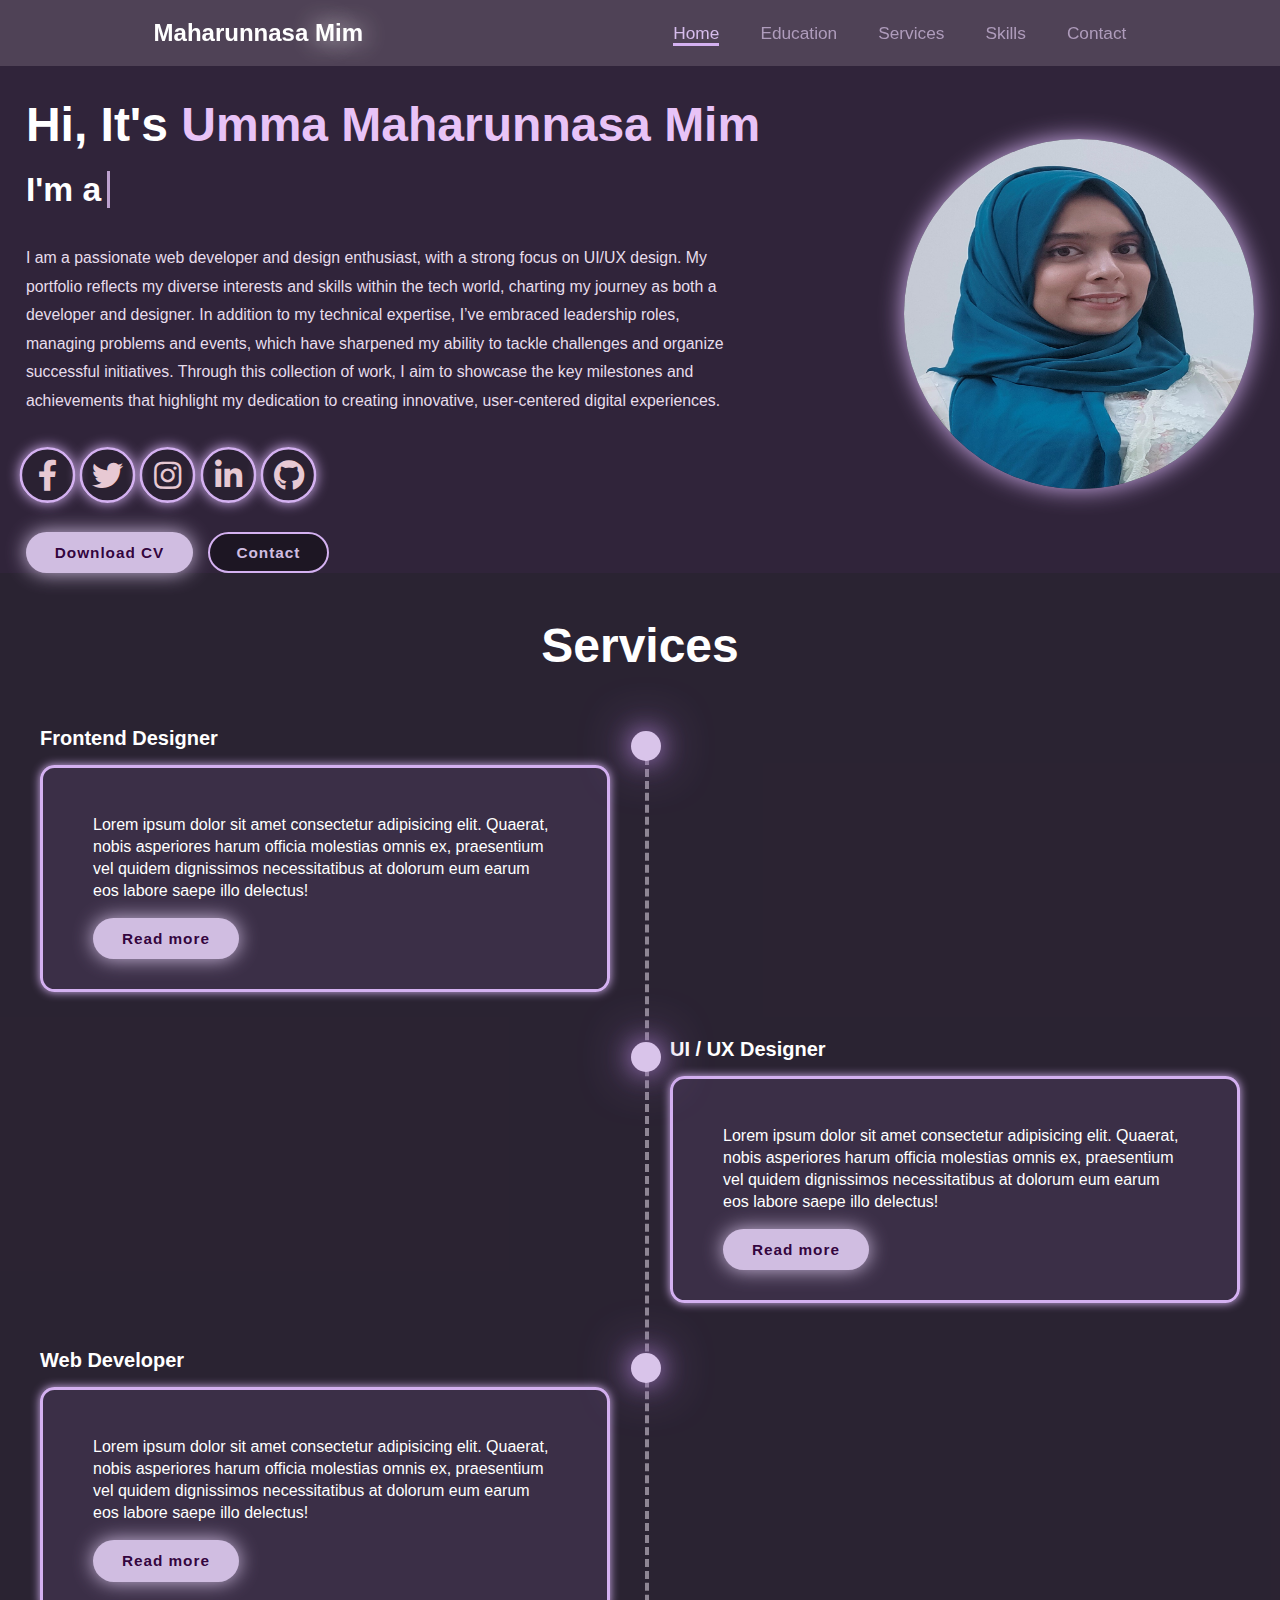
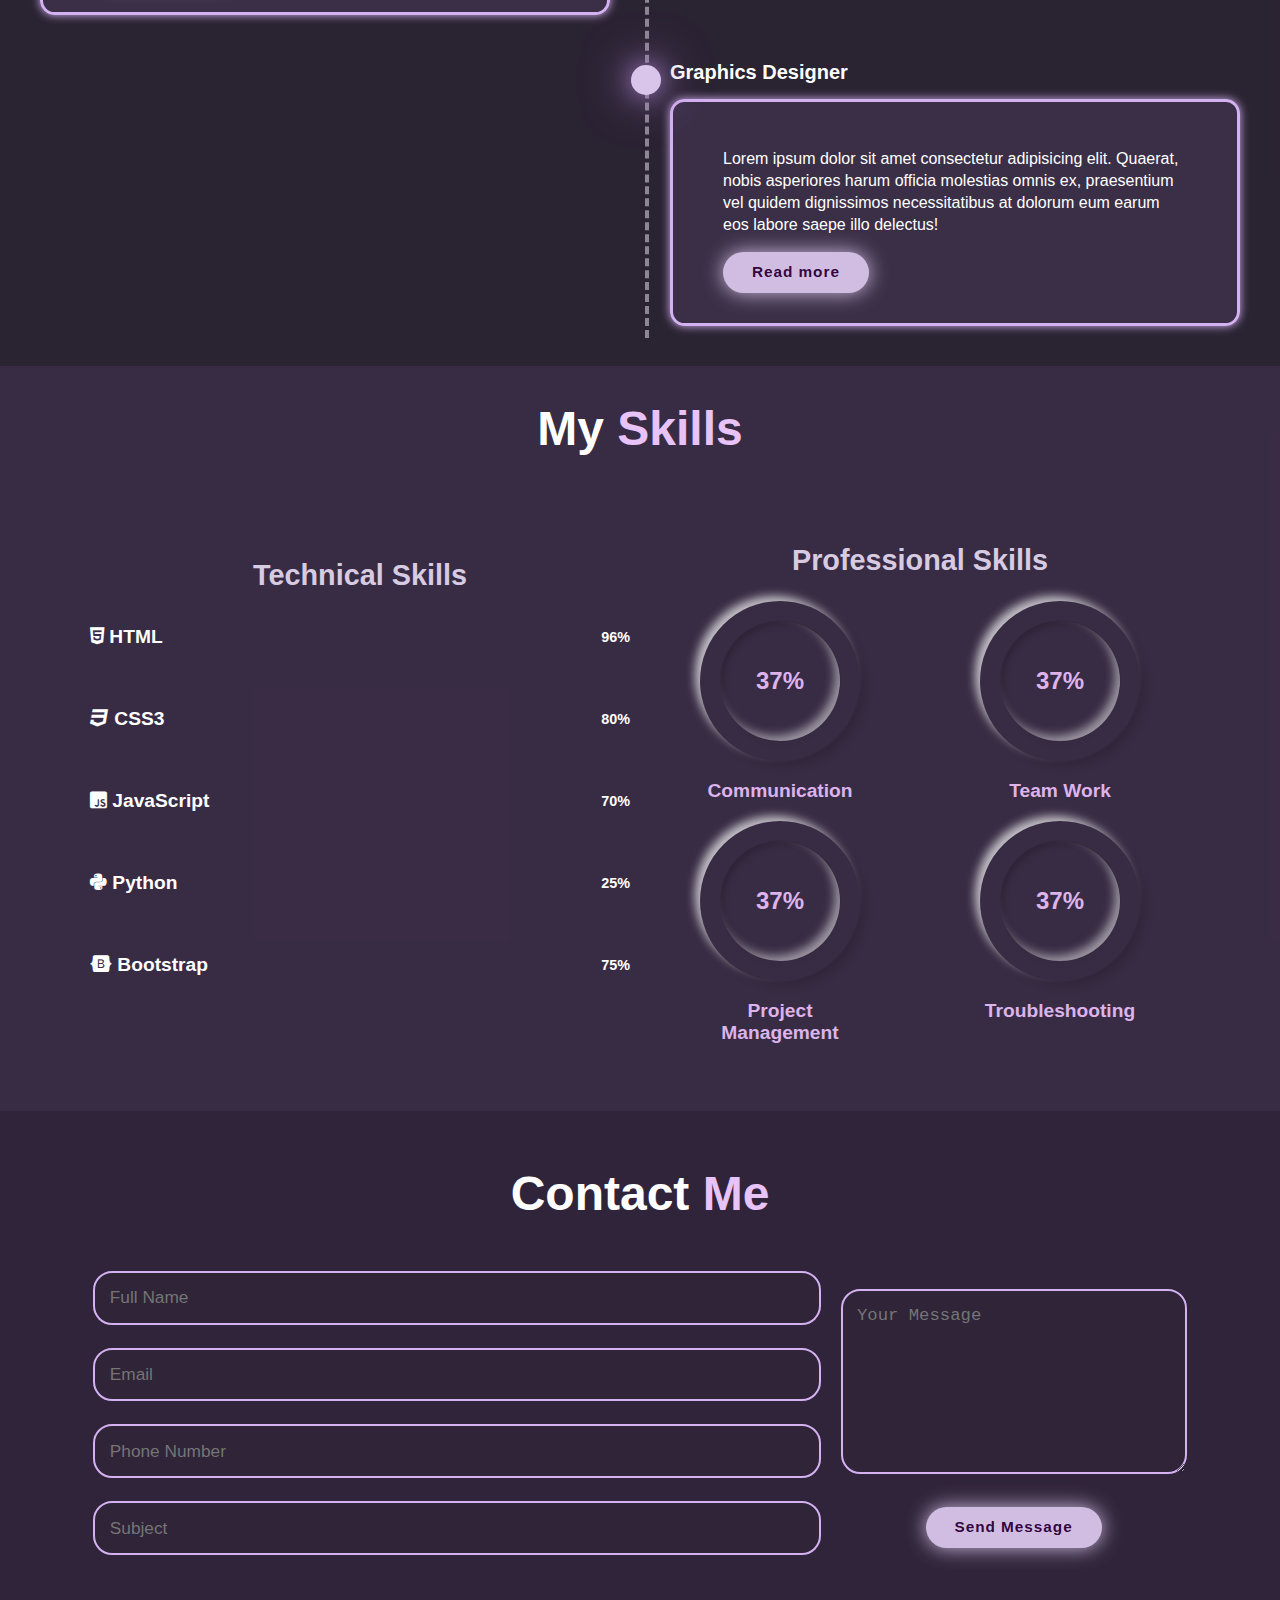
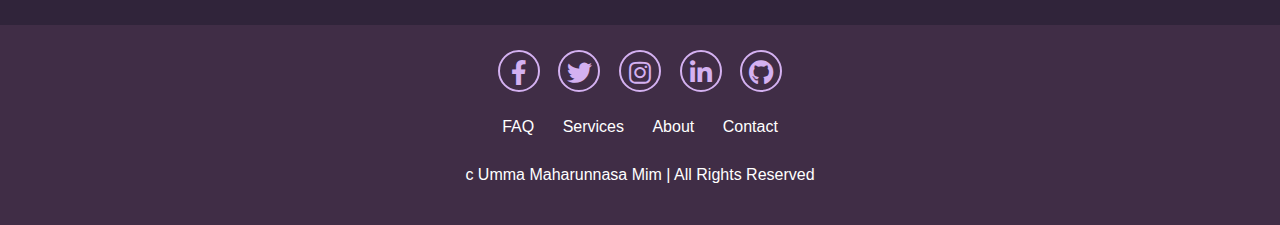
<file: index.html>
<!DOCTYPE html>
<html lang="en">

<head>
    <meta charset="UTF-8">
    <meta name="viewport" content="width=device-width, initial-scale=1.0">
    <title>Protfolio</title>
    <link rel="stylesheet" href="style.css">
    <link href="https://cdnjs.cloudflare.com/ajax/libs/font-awesome/5.15.3/css/all.min.css" rel="stylesheet">
</head>

<body>
    
    <!-- header part -->
    <header class="header">
        <a href="#home" class="logo"> Maharunnasa <span>Mim</span></a>
        <i id="menu-icon" class="fas fa-bars"></i>
        <nav class="navbar">
            <a href="#home" class="active">Home</a>
            <a href="#education">Education</a>
            <a href="#services">Services</a>
            <a href="#skills">Skills</a>
            <a href="#contact">Contact</a>
        </nav>
    </header>

    <!-- Home -->
    <section class="home" id="home">
        <div class="home-content">
            <h1>Hi, It's <span>Umma Maharunnasa Mim</span></h1>
            <h3 class="text-animation">I'm a <span></span></h3>
            <p>I am a passionate web developer and design enthusiast, with a strong focus on UI/UX design. My portfolio
                reflects my diverse interests and skills within the tech world, charting my journey as both a developer and designer. In addition to my technical expertise, I’ve embraced leadership roles, managing problems and events, which have
                sharpened my ability to tackle challenges and organize successful initiatives. Through this collection of
                work, I
                aim to showcase the key milestones and achievements that highlight my dedication to creating innovative,
                user-centered digital experiences.</p>
            <div class="social-icons">
                <a href="https://www.facebook.com" target="_blank">
                    <i class="fab fa-facebook-f"></i>
                </a>
                <a href="https://www.twitter.com" target="_blank">
                    <i class="fab fa-twitter"></i>
                </a>
                <a href="https://www.instagram.com" target="_blank">
                    <i class="fab fa-instagram"></i>
                </a>
                <a href="https://www.linkedin.com" target="_blank">
                    <i class="fab fa-linkedin-in"></i>
                </a>
                <a href="https://www.github.com" target="_blank">
                    <i class="fab fa-github"></i>
                </a>
            </div>
    
            <div class="btn-group">
                <a href="cv/Mim pro-cv.pdf" class="btn" download="cv">Download CV</a>
                <a href="#contact" class="btn">Contact</a>
            </div>
        </div>
        <div class="home-img">
            <img src="pic/Umme Maharunnasa Mim_Dpt(CSE).jpg" alt="">
        </div>
    </section>

    <!-- Services -->
    <section class="services" id="services">
        <h2 class="heading">Services</h2>
        <div class="timeline-items">
            <div class="center-line"></div>
            <div class="timeline-item">
                <div class="timeline-dot"> </div>
                <div class="timeline-heading">Frontend Designer</div>
                <div class="timeline-content">
                    <p>Lorem ipsum dolor sit amet consectetur adipisicing elit. Quaerat, nobis asperiores harum officia
                        molestias omnis
                        ex, praesentium vel quidem dignissimos necessitatibus at dolorum eum earum eos labore saepe illo
                        delectus!</p>
                    <div class="btn">
                        <a href="Frontend_Designer.html">Read more</a>
                    </div>
                </div>
            </div>

            <div class="timeline-item">
                <div class="timeline-dot"> </div>
                <div class="timeline-heading">UI / UX Designer</div>
                <div class="timeline-content">
                    <p>Lorem ipsum dolor sit amet consectetur adipisicing elit. Quaerat, nobis asperiores harum officia
                        molestias omnis
                        ex, praesentium vel quidem dignissimos necessitatibus at dolorum eum earum eos labore saepe illo
                        delectus!</p>
                    <div class="btn">
                        <a href="ui_ux.html">Read more</a>
                    </div>
                </div>
            </div>


            <div class="timeline-item">
                <div class="timeline-dot"><i class='bx bx-star'></i></div>
                <div class="timeline-heading">Web Developer</div>
                <div class="timeline-content">
                    <p>Lorem ipsum dolor sit amet consectetur adipisicing elit. Quaerat, nobis asperiores harum officia
                        molestias omnis
                        ex, praesentium vel quidem dignissimos necessitatibus at dolorum eum earum eos labore saepe illo
                        delectus!</p>
                    <div class="btn">
                        <a href="web_dev.html">Read more</a>
                    </div>
                </div>
            </div>

            <div class="timeline-item">
                <div class="timeline-dot"></div>
                <div class="timeline-heading">Graphics Designer</div>
                <div class="timeline-content">
                    <p>Lorem ipsum dolor sit amet consectetur adipisicing elit. Quaerat, nobis asperiores harum officia
                        molestias omnis
                        ex, praesentium vel quidem dignissimos necessitatibus at dolorum eum earum eos labore saepe illo
                        delectus!</p>
                    <div class="btn">
                        <a href="graphice.html">Read more</a>
                    </div>
                </div>
            </div>
        </div>
    </section>

    <!-- Skill -->
    <section class="skill" id="skills">
        <h2 class="heading">My <span>Skills</span></h2>
        <div class="container">
            <!-- Technical Skills Section -->
            <div class="skills-section">
                <h2>Technical Skills</h2>
                <div class="skill-bar">
                    <div class="skills-bar">
                        <span class="left"><i class="fab fa-html5"></i> HTML</span>
                        <span class="right">96%</span>
                    </div>
                    <div class="bar">
                        <div style="width: 96%;"></div>
                    </div>
                </div>
                <div class="skill-bar">
                    <div class="skills-bar">
                        <span class="left"><i class="fab fa-css3"></i> CSS3</span>
                        <span class="right">80%</span>
                    </div>
                    <div class="bar">
                        <div style="width: 80%;"></div>
                    </div>
                </div>
                <div class="skill-bar">
                    <div class="skills-bar">
                        <span class="left"> <i class="fab fa-js-square"></i> JavaScript</span>
                        <span class="right">70%</span>
                    </div>
                    <div class="bar">
                        <div style="width: 70%;"></div>
                    </div>
                </div>
                <div class="skill-bar">
                    <div class="skills-bar">
                        <span class="left"> <i class="fab fa-python"></i> Python</span>
                        <span class="right">25%</span>
                    </div>
                    <div class="bar">
                        <div style="width: 25%;"></div>
                    </div>
                </div>
                <div class="skill-bar">
                    <div class="skills-bar">
                        <span class="left"> <i class="fab fa-bootstrap"></i> Bootstrap</span>
                        <span class="right">75%</span>
                    </div>
                    <div class="bar">
                        <div style="width: 75%;"></div>
                    </div>
                </div>
            </div>
            <!-- Professional Skills Section -->
            <div class="skills-section">
                <h2>Professional Skills</h2>
                <div class="circle-container">
                    <div class="circle-skill">
                        <div class="outer">
                            <div class="inner">
                                <div id="num">90%</div>
                            </div>
                        </div>
                        <div class="skill-title">Communication</div>
                        <svg xmlns="http://www.w3.org/2000/svg" version="1.1" width="160px" height="160px">
                            <defs>
                                <linearGradient id="GradientColor">
                                    <stop offset="0%" stop-color="#e91e63" />
                                    <stop offset="100%" stop-color="#673ab7" />
                                </linearGradient>
                            </defs>
                            <circle class="cle0" cx="80" cy="80" r="70" stroke-linecap="round" />
                        </svg>
                    </div>
                    <div class="circle-skill">
                        <div class="outer">
                            <div class="inner">
                                <div id="num1">75%</div>
                            </div>
                        </div>
                        <div class="skill-title">Team Work</div>
                        <svg xmlns="http://www.w3.org/2000/svg" version="1.1" width="160px" height="160px">
                            <defs>
                                <linearGradient id="GradientColor">
                                    <stop offset="0%" stop-color="#e91e63" />
                                    <stop offset="100%" stop-color="#673ab7" />
                                </linearGradient>
                            </defs>
                            <circle class="cle1" cx="80" cy="80" r="70" stroke-linecap="round" />
                        </svg>
                    </div>
                </div>

                <div class="circle-container">
                    <div class="circle-skill">
                        <div class="outer">
                            <div class="inner">
                                <div id="num2">80%</div>
                            </div>
                        </div>
                        <div class="skill-title">Project Management</div>
                        <svg xmlns="http://www.w3.org/2000/svg" version="1.1" width="160px" height="160px">
                            <defs>
                                <linearGradient id="GradientColor">
                                    <stop offset="0%" stop-color="#e91e63" />
                                    <stop offset="100%" stop-color="#673ab7" />
                                </linearGradient>
                            </defs>
                            <circle class="cle2" cx="80" cy="80" r="70" stroke-linecap="round" />
                        </svg>
                    </div>
                    <div class="circle-skill">
                        <div class="outer">
                            <div class="inner">
                                <div id="num3">70%</div>
                            </div>
                        </div>
                        <div class="skill-title">Troubleshooting</div>
                        <svg xmlns="http://www.w3.org/2000/svg" version="1.1" width="160px" height="160px">
                            <defs>
                                <linearGradient id="GradientColor">
                                    <stop offset="0%" stop-color="#e91e63" />
                                    <stop offset="100%" stop-color="#673ab7" />
                                </linearGradient>
                            </defs>
                            <circle class="cle3" cx="80" cy="80" r="70" stroke-linecap="round" />
                        </svg>
                    </div>
                </div>
            </div>
        </div>
    </section>

    <!-- Contact Me -->
    <section class="contact" id="contact">
        <h2 class="heading">Contact <span>Me</span></h2>
        <form action="">
            <div class="input-group">
                <div class="input-box">
                    <input type="text" placeholder="Full Name">
                    <input type="email" placeholder="Email">
                    <input type="number" placeholder="Phone Number">
                    <input type="text" placeholder="Subject">
                </div>
            </div>
            <div class="input-group-2">
                <textarea name="" id="" cols="25" rows="8" placeholder="Your Message"></textarea>
                <input type="submit" value="Send Message" class="btn">
            </div>
        </form>
    </section>
    <!-- footer -->
    <footer class="footer">
        <div class="social">
            <a href="https://www.facebook.com" target="_blank">
                <i class="fab fa-facebook-f"></i>
            </a>
            <a href="https://www.twitter.com" target="_blank">
                <i class="fab fa-twitter"></i>
            </a>
            <a href="https://www.instagram.com" target="_blank">
                <i class="fab fa-instagram"></i>
            </a>
            <a href="https://www.linkedin.com" target="_blank">
                <i class="fab fa-linkedin-in"></i>
            </a>
            <a href="https://www.github.com" target="_blank">
                <i class="fab fa-github"></i>
            </a>
        </div>
        <ul class="list">
            <li>
                <a href="">FAQ</a>
            </li>
            <li>
                <a href="">Services</a>
            </li>
            <li>
                <a href="">About</a>
            </li>
            <li>
                <a href="">Contact</a>
            </li>
        </ul>
        <p class="copyright"> c Umma Maharunnasa Mim | All Rights Reserved</p>
    </footer>

    <script src="script.js"></script>
</body>

</html>
</file>
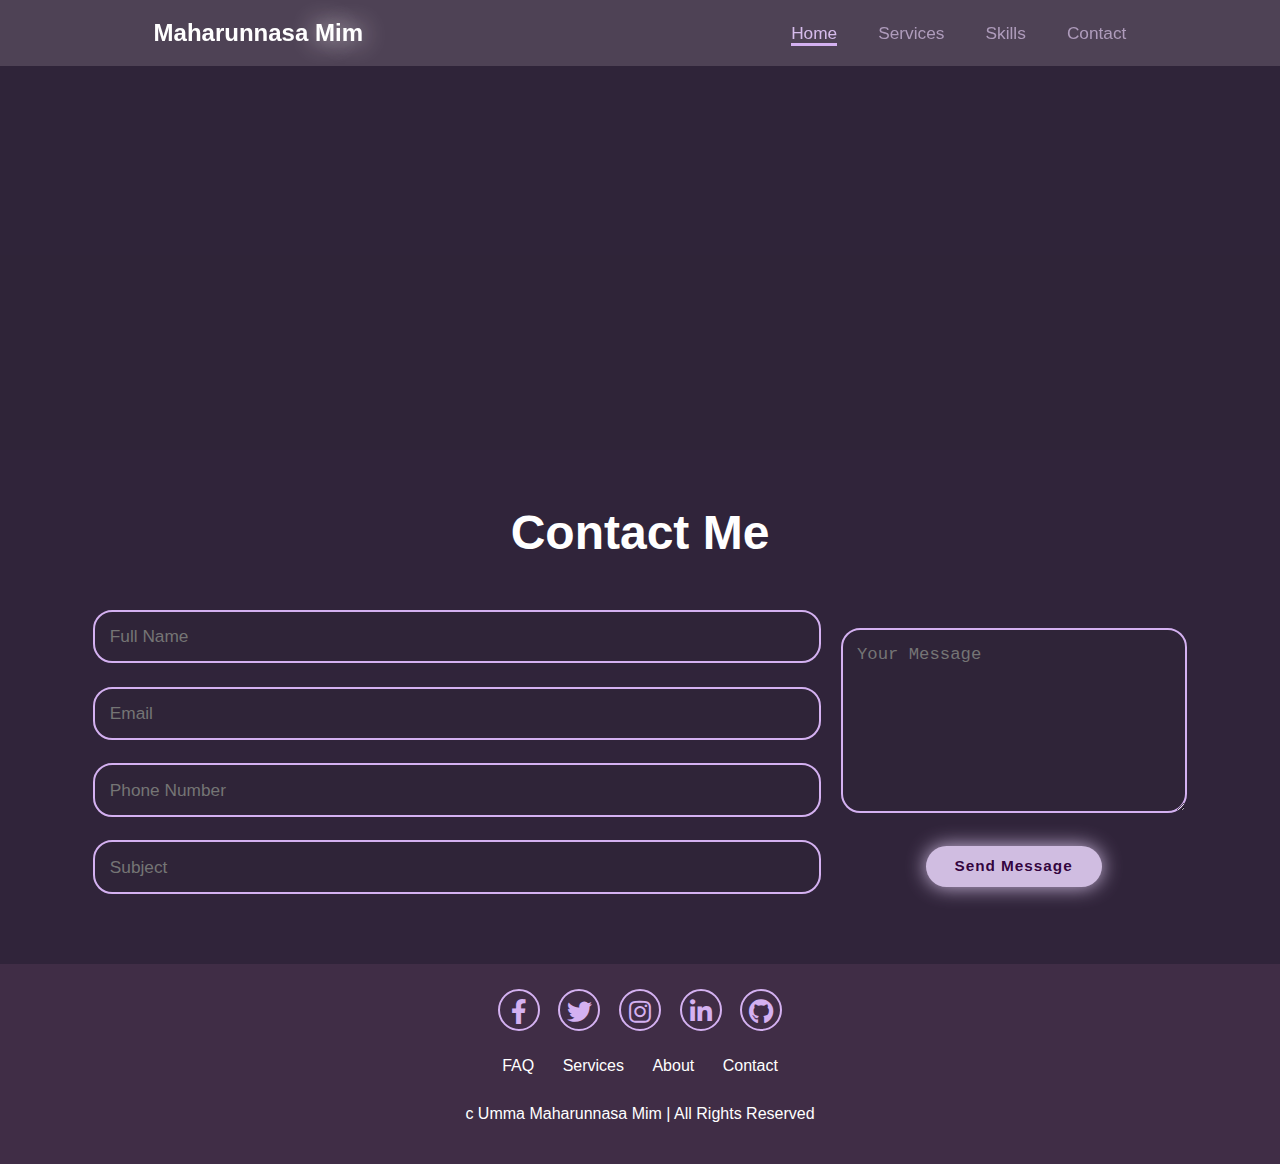
<file: Frontend_Designer.html>
<!DOCTYPE html>
<html lang="en">

<head>
    <meta charset="UTF-8">
    <meta name="viewport" content="width=device-width, initial-scale=1.0">
    <title>Frontend Designer</title>
    <link rel="stylesheet" href="styles.css">
    <link href="https://cdnjs.cloudflare.com/ajax/libs/font-awesome/5.15.3/css/all.min.css" rel="stylesheet">
</head>

<body>
    <!-- header part -->
    <header class="header">
        <a href="#home" class="logo"> Maharunnasa <span>Mim</span></a>
        <i id="menu-icon" class="fas fa-bars"></i>
        <nav class="navbar">
            <a href="index.html" class="active">Home</a>
            <!-- <a href="#education">Education</a> -->
            <a href="index.html">Services</a>
            <a href="index.html">Skills</a>
            <a href="index.html">Contact</a>
        </nav>
    </header>
    <section class="project-card">

    </section>
     <!-- Contact Me -->
     <section class="contact" id="contact">
        <h2 class="heading">Contact <span>Me</span></h2>
        <form action="">
            <div class="input-group">
                <div class="input-box">
                    <input type="text" placeholder="Full Name">
                    <input type="email" placeholder="Email">
                    <input type="number" placeholder="Phone Number">
                    <input type="text" placeholder="Subject">
                </div>
            </div>
            <div class="input-group-2">
                <textarea name="" id="" cols="25" rows="8" placeholder="Your Message"></textarea>
                <input type="submit" value="Send Message" class="btn">
            </div>
        </form>
    </section>
    <!-- footer -->
    <footer class="footer">
        <div class="social">
            <a href="https://www.facebook.com" target="_blank">
                <i class="fab fa-facebook-f"></i>
            </a>
            <a href="https://www.twitter.com" target="_blank">
                <i class="fab fa-twitter"></i>
            </a>
            <a href="https://www.instagram.com" target="_blank">
                <i class="fab fa-instagram"></i>
            </a>
            <a href="https://www.linkedin.com" target="_blank">
                <i class="fab fa-linkedin-in"></i>
            </a>
            <a href="https://www.github.com" target="_blank">
                <i class="fab fa-github"></i>
            </a>
        </div>
        <ul class="list">
            <li>
                <a href="">FAQ</a>
            </li>
            <li>
                <a href="">Services</a>
            </li>
            <li>
                <a href="">About</a>
            </li>
            <li>
                <a href="">Contact</a>
            </li>
        </ul>
        <p class="copyright"> c Umma Maharunnasa Mim | All Rights Reserved</p>
    </footer>
    <script src="script.js"></script>
</body>

</html>
</file>
<file: style.css>
* {
    box-sizing: border-box;
    text-emphasis: none;
    border: none;
    outline: none;
    scroll-behavior: smooth;
}

body {
    font-family: "poppins", sans-serif;
    margin: 0;
    padding: 0;
    background: #30243a;
    color: black;
}

a {
    text-decoration: none;
    color: #2f003afb;
}

html {
    font-size: 60%;
    overflow-x: hidden;
}

.header {
    position: fixed;
    top: 0;
    left: 0;
    width: 100%;
    padding: 2rem 12% 2rem;
    background: #6d5f7084;
    backdrop-filter: blur(10px);
    display: flex;
    justify-content: space-between;
    /* space-between jono 2ta alada hoi gese */
    align-items: center;
    z-index: 5;
}

.logo {
    font-size: 2.5rem;
    color: #ffffff;
    font-weight: 800;
    cursor: pointer;
    transition: 0.3s ease;
}

.logo:hover {
    transform: scale(1.1);
}

.logo span {
    text-shadow: 0 0 25px #f3edf1;
}

.navbar a {
    font-size: 1.8rem;
    color: #af9cbc;
    margin-left: 4rem;
    font-weight: 500;
    transition: 0.3s ease;
    border-bottom: 3px solid transparent;
}

.navbar a:hover,
.navbar a.active {
    color: #d6bcec;
    border-color: 3px solid #e3d2eb;
    border-bottom: 3px solid #d4b1f1;
}

#menu-icon {
    font-size: 3.6rem;
    color: #b618ce;
    display: none;
}

section {
    min-height: 50vh;
    padding: 10 rem 12% 10rem;
}

.home {
    display: flex;
    align-items: center;
    justify-content: center;
    gap: 15rem;
}

.home-content {
    display: flex;
    flex-direction: column;
    align-items: baseline;
    text-align: left;
    justify-content: center;
    margin-top: 3rem;
}

.home-content span,
.heading span {
    color: #e8c3f7;
}

.logo span {
    columns: #e1bdce;
}

.home-content h3 {
    margin-bottom: 2rem;
    margin-top: 1rem;
    font-size: 3.5rem;
    color: #ffffff;
}

.home-content h1 {
    color: #ffffff;
    font-size: 5rem;
    font-weight: 600;
    margin-top: 9.5rem;
    line-height: 0.2;
}

.home-img {
    border-radius: 50%;
}

.home-img img {
    position: relative;
    top: 3rem;
    height: 350px;
    width: 350px;
    border-radius: 50%;
    box-shadow: 0 0 25px #d4b1f1;
    cursor: pointer;
    transition: 0.4s ease-in-out;
}

.home-img img:hover {
    box-shadow: 0 0 25px #d0bde1,
        0 0 50px #172c48,
        0 0 100px #d0bde1;
}

.home-content p {
    font-size: 1.65rem;
    font-weight: 500;
    line-height: 1.8;
    max-width: 700px;
    color: #e7ddec;
    ;
}

.social-icons a {
    display: inline-flex;
    justify-content: center;
    align-items: center;
    width: 4.5rem;
    height: 4.5rem;
    background: transparent;
    border: 2px solid #d4b1f1;
    font-size: 2.5rem;
    border-radius: 50%;
    color: #d4b1f1;
    margin: 3rem 1.5rem 3rem 0;
    transition: 0.3s ease-in-out;
}

.social-icons a {
    color: #e7c9d3;
    transform: scale(1.3)translateY(-5px);
    box-shadow: 0 0 10px #d4b1f1;
    background-color: #13131331;
}

.btn {
    display: inline-block;
    padding: 1rem 2.8rem;
    background: #d0bde1;
    color: #2f003afb;
    box-shadow: 0 0 20px #d0bde1;
    border-radius: 4rem;
    font-size: 1.6rem;
    border: 2px solid transparent;
    letter-spacing: 0.1rem;
    font-weight: 600;
    transition: 0.3s ease-in-out;
    cursor: pointer;
}

.btn:hover {
    transform: scale(1.05);
    box-shadow: 0 0 30px #d0bde1;
}

.btn-group {
    display: flex;
    align-items: center;
    gap: 1.5rem;
}

.btn-group a:nth-of-type(2) {
    background-color: #00000063;
    color: #d0bde1;
    border: 2px solid #d4b1f1;
    box-shadow: 0 0 15px transparent;
}

.btn-group a:nth-of-type(2):hover {
    box-shadow: 0 0 15px #d0bde1;
    background-color: #d0bde1;
    color: #000;
}

.text-animation {
    font-size: 34px;
    font-weight: 600;
    min-width: 280px;
}

.text-animation span {
    position: relative;
}

.text-animation span::before {
    content: "Web Developer";
    color: #d6bde1;
    animation: words 20s infinite;
}

.text-animation span::after {
    content: "";
    position: absolute;
    width: calc(100% + 8px);
    height: 100%;
    background-color: #30243a;
    border-left: 3px solid #bda1cf;
    right: -8px;
    animation: cursor 0.6s infinite, typing 20s steps(14) infinite;
}

@keyframes cursor {
    to {
        border-left: 2px solid #d6bde1;
    }
}

@keyframes words {

    0%,
    20% {
        content: "Frontend Designer";
    }

    21%,
    40% {
        content: "Web Designer";
    }

    41%,
    60% {
        content: "UI / UX Designer";
    }

    61%,
    80% {
        content: "Web Developer";
    }

    81%,
    100% {
        content: "Graphics Designer";
    }
}

@keyframes typing {

    10%,
    15%,
    30%,
    35%,
    50%,
    55%,
    70%,
    75%,
    90%,
    95% {
        width: 0;
    }

    5%,
    20%,
    25%,
    40%,
    45%,
    60%,
    65%,
    80%,
    85% {
        width: calc(100% + 8px);
    }
}

/* Serivces */
.heading {
    font-size: 5rem;
    text-align: center;
    margin: 0.5rem 0;
    color: white;
}

.services {
    padding: 40px 5px;
    background: #25222877;
}

.services h2 {
    margin-bottom: 5rem;
}

.timeline-items {
    max-width: 1200px;
    margin: auto;
    display: flex;
    flex-wrap: wrap;
    position: relative;
}

.timeline-items::before {
    content: "";
    position: relative;
    width: 5px;
    height: 100%;
    background-color: #25222877;
    left: calc(50% - 1px);
}

.timeline-item {
    position: relative;
    width: 100%;
    margin-bottom: 40px;
}

.timeline-item:last-child {
    margin-bottom: 0;
}

.timeline-item:nth-child(even) {
    text-align: left;
    padding-right: calc(50% + 30px);
}

.timeline-item:nth-child(odd) {
    padding-left: calc(50% + 30px);
}

.timeline-items .center-line {
    position: absolute;
    height: 100%;
    border-left: 4px dashed #8e8694;
    left: calc(50% - -5px);
    top: 12px;
}

.timeline-dot {
    height: 30px;
    width: 30px;
    background-color: #d9c4ea;
    box-shadow: 0 0 25px #a077c1,
        0 0 50px #a077c1;
    position: absolute;
    left: calc(50% - 9px);
    border-radius: 50%;
    top: 10px;
}

.timeline-heading {
    font-size: 20px;
    font-weight: 800;
    color: white;
    margin: 6px 0 15px;
}

.timeline-content {
    background-color: #a077c126;
    border: 3px solid #d4b1f1;
    padding: 30px 50px;
    border-radius: 1.5rem;
    box-shadow: 0 0 10px #d4b1f1;
    cursor: pointer;
    transition: 0.3s ease-in-out;
    color: white;
}

.timeline-content:hover {
    transform: scale(1.05);
    box-shadow: 0 0 25px #d4b1f1;
}

.timeline-content h3 {
    font-size: 20px;
    color: white;
    margin: 0 0 10px;
    font-weight: 500;
}

.timeline-content p {
    color: white;
    font-size: 16px;
    font-weight: 300;
    line-height: 22px;
}

::-webkit-scrollbar {
    width: 10px;
}

::-webkit-scrollbar-thumb {
    background-color: rgb(164, 111, 207);
    border-radius: 50%;
}

::-webkit-scrollbar-track {
    background-color: rgb(0, 0, 0);
    width: 50px;
}

/* Skill */
.skill {
    padding: 30px 5px;
    background-color: #43355077;
}

.container {
    display: flex;
    justify-content: space-around;
    align-items: center;
    padding: 40px;
    max-width: 1200px;
    margin: auto;
    flex-wrap: wrap;
    position: relative;
}

.skills-section {
    margin-top: 20px;
    width: 50%;
}

.skills-section h2 {
    font-size: 3rem;
    font-weight: 700;
    text-align: center;
    color: #d7cbe1;
}

.skill-bar {
    margin-bottom: 20px;
}

.skills-bar {
    display: flex;
    justify-content: space-between;
    align-items: center;
    width: 100%;
    color: white;
    padding: 10px;
}

.skills-bar .left {
    font-size: 2rem;
    font-weight: bold;
}

.skills-bar .left i {
    font-size: 2rem;
}

.skills-bar .right {
    font-size: 1.5rem;
    font-weight: bold;
}

.bar {
    width: 100%;
    height: 10px;
    background: #e0e0e04b;
    border-radius: 10px;
    overflow: hidden;
    margin-top: 10px;
    animation: animate 1.4s cubic-bezier(1, 0, 0.5, 1) forwards;
    transform: scaleX(0);
    transform-origin: left;
}

@keyframes animate {
    100% {
        transform: scaleX(1);
    }
}

.bar div {
    height: 100%;
    background-color: #d7b7edce;
    width: 0;
    border-radius: 10px;
    transition: width 1s ease-in-out;
}

.circle-container {
    display: flex;
    justify-content: space-between;
    align-items: center;
    width: 100%;
}

.circle-skill {
    width: 160px;
    height: 160px;
    position: relative;
}

.circle-skill .outer {
    height: 160px;
    width: 160px;
    border-radius: 50%;
    padding: 20px;
    box-shadow: 6px 6px 10px -1px rgb(0, 0, 0, 0.15),
        -6px -6px 10px -1px rgb(255, 255, 255, 0.7);
}

.circle-skill .inner {
    height: 120px;
    width: 120px;
    border-radius: 50%;
    display: flex;
    align-items: center;
    justify-content: center;
    box-shadow: inset 4px 4px 6px -1px rgb(0, 0, 0, 0.2),
        inset -6px -6px 10px -1px rgb(255, 255, 255, 0.5),
        0.5px -0.5px 0px rgb(0, 0, 0, 0.15),
        0px 12px 10px -10px rgb(0, 0, 0, 0.05);
}

#num,
#num1,
#num2,
#num3 {
    font-size: 2.5rem;
    font-weight: 600;
    color: #ddb3eb;
}

.cle0 {
    fill: none;
    stroke: url(#GradientColor);
    stroke-width: 20px;
    stroke-dasharray: 472;
    stroke-dashoffset: 472;
    animation: dim 2s linear forwards;
}

.cle1 {
    fill: none;
    stroke: url(#GradientColor);
    stroke-width: 20px;
    stroke-dasharray: 472;
    stroke-dashoffset: 472;
    animation: cle1 2s linear forwards;
}

.cle2 {
    fill: none;
    stroke: url(#GradientColor);
    stroke-width: 20px;
    stroke-dasharray: 472;
    stroke-dashoffset: 472;
    animation: cle2 2s linear forwards;
}

.cle3 {
    fill: none;
    stroke: url(#GradientColor);
    stroke-width: 20px;
    stroke-dasharray: 472;
    stroke-dashoffset: 472;
    animation: cle3 2s linear forwards;
}

svg {
    position: absolute;
    top: 0;
    left: 0;
}

@keyframes dim {
    100% {
        stroke-dashoffset: 60;
    }
}

@keyframes cle1 {
    100% {
        stroke-dashoffset: 118;
    }
}

@keyframes cle2 {
    100% {
        stroke-dashoffset: 94.4;
    }
}

@keyframes cle3 {
    100% {
        stroke-dashoffset: 141.6;
    }
}

.skill-title {
    font-size: 2rem;
    font-weight: 600;
    color: #ddb3eb;
    margin-top: 2rem;
    ;
    text-align: center;
}

.circle-container {
    margin-bottom: 60px;
    display: flex;
    justify-content: space-around;
    align-items: center;
}

/* Contact part */

.contact {
    max-width: 1200px;
    margin: auto;
    flex-wrap: wrap;
    padding: 50px 15px 20px 15px;
    position: relative;
}

.contact h2 {
    margin-bottom: 3rem;
    color: white;
}

.contact form {
    display: flex;
    align-items: center;
    justify-content: center;
    gap: 2rem;
    margin: 4rem;
    text-align: center;
}

.contact form .input-box {
    display: flex;
    justify-content: center;
    flex-wrap: wrap;
}

.contact form .input-box input,
.contact form textarea {
    width: 100%;
    padding: 1.5rem;
    font-size: 1.8rem;
    color: #a077c1;
    background: #25222813;
    border-radius: 2rem;
    border: 2px solid #d4b1f1;
    margin: 1.2rem 0;
    resize: 0;
}

.contact form .btn {
    margin-top: 2rem;
}

/* footer */
.footer {
    display: block;
    position: relative;
    bottom: 0;
    width: 100%;
    padding: 25px 0;
    background-color: #5136527f;
}

.footer .social {
    text-align: center;
    padding-bottom: 25px;
    color: #d4b1f1;
}

.footer .social a {
    font-size: 25px;
    color: #d4b1f1;
    border: 2px solid #d4b1f1;
    width: 42px;
    height: 42px;
    line-height: 42px;
    display: inline-block;
    text-align: center;
    border-radius: 50%;
    margin: 0 8px;
    transition: 0.3 ease-in-out;
}

.footer .social a:hover {
    transform: scale(1.2)translateY(-10px);
    background-color: #d4b1f1;
    color: #000;
    box-shadow: 0 0 25px #d4b1f1;
}

.footer ul {
    margin-top: 0;
    padding: 0;
    font-size: 16px;
    line-height: 1.2;
    margin-bottom: 0;
    text-align: center;
}

.footer ul li a {
    border-bottom: 3px solid transparent;
    transition: 0.3 ease-in-out;
    color: white;
}

.footer ul li a:hover {
    border-bottom: 3px solid #d4b1f1;
}

.footer ul li {
    display: inline-block;
    padding: 0 12px;
}

.footer .copyright {
    margin-top: 30px;
    text-align: center;
    font-size: 16px;
    color: white;
}
/* 

/* Responsive Design */
@media screen and (max-width: 480px) {
    .header {
        flex-direction: column;
        padding: 1.5rem;
        gap: 2rem;
    }

    .logo {
        font-size: 2rem;
    }

    .navbar a {
        font-size: 1.4rem;
        margin-left: 1.5rem;
    }

    #menu-icon {
        display: block;
        position: absolute;
        right: 20px;
        top: 20px;
    }

    .navbar {
        display: none;
    }

    .home {
        flex-direction: column;
        padding: 8rem 2rem 5rem;
        gap: 2rem;
    }

    .home-content h1 {
        font-size: 3.5rem;
        margin-top: 2rem;
    }

    .home-content span {
        margin-top: 2rem;
        gap: 2rem;
        font-size: 1.8rem;
    }

    .home-content h3 {
        font-size: 1.9rem;
    }

    .home-content p {
        font-size: 1.7rem;
    }

    .home-img img {
        margin-top: 2rem;
        height: 300px;
        width: 300px;
    }

    .btn-group {
        flex-direction: column;
        gap: 1rem;
    }

    .services {
        padding: 60px 10px;
    }

    .timeline::after {
        left: 30px;
    }

    .timeline-item {
        width: 100%;
        margin-top: 10px;
        padding-left: 60px;
        padding-right: 25px;
    }

    .center-line {
        display: none;
    }

    .timeline-dot {
        display: none;
    }

    .timeline-item:nth-child(even),
    .timeline-item:nth-child(odd) {
        padding-left: 0;
        padding-right: 0;
        text-align: center;
    }

    .timeline-content {
        padding: 15px 20px;
    }

    .contact {
        height: 50px;
        padding: 25px 10px;
    }

    .contact form {
        margin: 2rem;
    }

    .contact form .input-box input,
    .contact form textarea {
        font-size: 1.6rem;
        padding: 1rem;
    }

    .contact form .btn {
        font-size: 1.4rem;
        padding: 0.8rem 1.5rem;
    }

    .footer ul li a {
        font-size: 12px;
    }
   
    .footer ul li {
        padding: 0 10px;
    }

    .container {
        flex-direction: column;
        padding: 5px;
    }

    .skills-section {
        width: 100%;
        justify-content: center;
    
    }
    .skills-section h2 {
        margin-bottom: 5rem;
    }

    .circle-container {
        display: flex;
        justify-content: space-between;
        align-items: center;
        width: 100%;
    } 
    .circle-skill{
        position: relative;
    }
   
}

@media screen and (max-width: 786px) {
    .header {
        flex-direction: column;
        padding: 1.5rem;
        gap: 2rem;
    }

    .logo {
        font-size: 2rem;
    }

    .navbar a {
        font-size: 1.4rem;
        margin-left: 1.5rem;
    }

    #menu-icon {
        display: block;
        position: absolute;
        right: 20px;
        top: 20px;
    }

    .navbar {
        display: none;
    }

    .home {
        flex-direction: column;
        padding: 8rem 2rem 5rem;
        gap: 2rem;
    }

    .home-content h1 {
        font-size: 3.5rem;
        margin-top: 2rem;
    }

    .home-content span {
        margin-top: 2rem;
        gap: 2rem;
        font-size: 1.8rem;
    }

    .home-content h3 {
        font-size: 1.9rem;
    }

    .home-content p {
        font-size: 1.7rem;
    }

    .home-img img {
        margin-top: 2rem;
        height: 300px;
        width: 300px;
    }

    .btn-group {
        flex-direction: column;
        gap: 1rem;
    }

    .services {
        padding: 60px 10px;
    }

    .timeline::after {
        left: 30px;
    }

    .timeline-item {
        width: 100%;
        margin-top: 10px;
        padding-left: 60px;
        padding-right: 25px;
    }

    .center-line {
        display: none;
    }

    .timeline-dot {
        display: none;
    }

    .timeline-item:nth-child(even),
    .timeline-item:nth-child(odd) {
        padding-left: 0;
        padding-right: 0;
        text-align: center;
    }

    .timeline-content {
        padding: 15px 20px;
    }

    .contact {
        height: 50px;
        padding: 5px 0px;
    }

    .contact form {
        margin: 2rem;
    }

    .contact form .input-box input,
    .contact form textarea {
        font-size: 1.6rem;
        padding: 1rem;
    }

    .contact form .btn {
        font-size: 1.4rem;
        padding: 0.8rem 1.5rem;
    }

    .footer ul li a {
        font-size: 12px;
    }
   
    .footer ul li {
        padding: 0 10px;
    }

    .container {
        flex-direction: column;
        padding: 5px;
    }

    .skills-section {
        width: 100%;
        justify-content: center;
    
    }
    .skills-section h2 {
        margin-bottom: 5rem;
    }

    .circle-container {
        display: flex;
        justify-content: space-between;
        align-items: center;
        width: 100%;
    } 
    .circle-skill{
        position: relative;
    }
   
}
</file>
<file: styles.css>
* {
    box-sizing: border-box;
    text-emphasis: none;
    border: none;
    outline: none;
    scroll-behavior: smooth;
}

body {
    font-family: "poppins", sans-serif;
    margin: 0;
    padding: 0;
    background: #30243a;
    color: black;
}

a {
    text-decoration: none;
    color: #2f003afb;
}

html {
    font-size: 60%;
    overflow-x: hidden;
}
.header {
    position: fixed;
    top: 0;
    left: 0;
    width: 100%;
    padding: 2rem 12% 2rem;
    background: #6d5f7084;
    backdrop-filter: blur(10px);
    display: flex;
    justify-content: space-between;
    /* space-between jono 2ta alada hoi gese */
    align-items: center;
    z-index: 5;
}

.logo {
    font-size: 2.5rem;
    color: #ffffff;
    font-weight: 800;
    cursor: pointer;
    transition: 0.3s ease;
}

.logo:hover {
    transform: scale(1.1);
}

.logo span {
    text-shadow: 0 0 25px #f3edf1;
}

.navbar a {
    font-size: 1.8rem;
    color: #af9cbc;
    margin-left: 4rem;
    font-weight: 500;
    transition: 0.3s ease;
    border-bottom: 3px solid transparent;
}

.navbar a:hover,
.navbar a.active {
    color: #d6bcec;
    border-color: 3px solid #e3d2eb;
    border-bottom: 3px solid #d4b1f1;
}

#menu-icon {
    font-size: 3.6rem;
    color: #b618ce;
    display: none;
}

section {
    min-height: 50vh;
    padding: 10 rem 12% 10rem;
}

.home {
    display: flex;
    align-items: center;
    justify-content: center;
    gap: 15rem;
}

.logo span {
    columns: #e1bdce;
}


.btn {
    display: inline-block;
    padding: 1rem 2.8rem;
    background: #d0bde1;
    color: #2f003afb;
    box-shadow: 0 0 20px #d0bde1;
    border-radius: 4rem;
    font-size: 1.6rem;
    border: 2px solid transparent;
    letter-spacing: 0.1rem;
    font-weight: 600;
    transition: 0.3s ease-in-out;
    cursor: pointer;
}

.btn:hover {
    transform: scale(1.05);
    box-shadow: 0 0 30px #d0bde1;
}

.btn-group {
    display: flex;
    align-items: center;
    gap: 1.5rem;
}

.btn-group a:nth-of-type(2) {
    background-color: #00000063;
    color: #d0bde1;
    border: 2px solid #d4b1f1;
    box-shadow: 0 0 15px transparent;
}

.btn-group a:nth-of-type(2):hover {
    box-shadow: 0 0 15px #d0bde1;
    background-color: #d0bde1;
    color: #000;
}

.project-card{
    background: #25222813;
    
}
















/* Contact part */


.heading {
    font-size: 5rem;
    text-align: center;
    margin: 0.5rem 0;
    color: white;
}

.contact {
    max-width: 1200px;
    margin: auto;
    flex-wrap: wrap;
    padding: 50px 15px 20px 15px;
    position: relative;
}

.contact h2 {
    margin-bottom: 3rem;
    color: white;
}

.contact form {
    display: flex;
    align-items: center;
    justify-content: center;
    gap: 2rem;
    margin: 4rem;
    text-align: center;
}

.contact form .input-box {
    display: flex;
    justify-content: center;
    flex-wrap: wrap;
}

.contact form .input-box input,
.contact form textarea {
    width: 100%;
    padding: 1.5rem;
    font-size: 1.8rem;
    color: #a077c1;
    background: #25222813;
    border-radius: 2rem;
    border: 2px solid #d4b1f1;
    margin: 1.2rem 0;
    resize: 0;
}

.contact form .btn {
    margin-top: 2rem;
}

/* footer */
.footer {
    position: relative;
    bottom: 0;
    width: 100%;
    padding: 25px 0;
    background-color: #5136527f;
}

.footer .social {
    text-align: center;
    padding-bottom: 25px;
    color: #d4b1f1;
}

.footer .social a {
    font-size: 25px;
    color: #d4b1f1;
    border: 2px solid #d4b1f1;
    width: 42px;
    height: 42px;
    line-height: 42px;
    display: inline-block;
    text-align: center;
    border-radius: 50%;
    margin: 0 8px;
    transition: 0.3 ease-in-out;
}

.footer .social a:hover {
    transform: scale(1.2)translateY(-10px);
    background-color: #d4b1f1;
    color: #000;
    box-shadow: 0 0 25px #d4b1f1;
}

.footer ul {
    margin-top: 0;
    padding: 0;
    font-size: 16px;
    line-height: 1.2;
    margin-bottom: 0;
    text-align: center;
}

.footer ul li a {
    border-bottom: 3px solid transparent;
    transition: 0.3 ease-in-out;
    color: white;
}

.footer ul li a:hover {
    border-bottom: 3px solid #d4b1f1;
}

.footer ul li {
    display: inline-block;
    padding: 0 12px;
}

.footer .copyright {
    margin-top: 30px;
    text-align: center;
    font-size: 16px;
    color: white;
}

@media (max-width: 1200px) {
    .header {
        flex-direction: column;
        padding: 1.5rem;
        gap: 2rem;
    }

    .logo {
        font-size: 2rem;
    }

    .navbar a {
        font-size: 1.4rem;
        margin-left: 1.5rem;
    }

    #menu-icon {
        display: block;
        position: absolute;
        right: 20px;
        top: 20px;
    }

    .navbar {
        display: none;
    }

    .home {
        flex-direction: column;
        padding: 8rem 2rem 5rem;
        gap: 2rem;
    }

    .home-content h1 {
        font-size: 3.5rem;
        margin-top: 2rem;
    }

    .home-content span {
        margin-top: 2rem;
        gap: 2rem;
        font-size: 2rem;
    }

    .home-content h3 {
        font-size: 2.5rem;
    }

    .home-content p {
        font-size: 1.3rem;
    }

    .home-img img {
        margin-top: 2rem;
        height: 350px;
        width: 350px;
    }

    .btn-group {
        flex-direction: column;
        gap: 1rem;
    }

    .services {
        padding: 60px 10px;
    }

    .timeline::after {
        left: 30px;
    }

    .timeline-item {
        width: 100%;
        margin-top: 10px;
        padding-left: 60px;
        padding-right: 25px;
    }

    .center-line {
        display: none;
    }

    .timeline-dot {
        display: none;
    }

    .timeline-item:nth-child(even),
    .timeline-item:nth-child(odd) {
        padding-left: 0;
        padding-right: 0;
        text-align: center;
    }

    .timeline-content {
        padding: 15px 20px;
    }

    .footer ul li a {
        font-size: 12px;
    }

    .footer ul li {
        padding: 0 10px;
    }
}

/* Responsive Design */
@media screen and (max-width: 768px) {
    .header {
        flex-direction: column;
        padding: 1.5rem;
        gap: 2rem;
    }

    .logo {
        font-size: 2rem;
    }

    .navbar a {
        font-size: 1.4rem;
        margin-left: 1.5rem;
    }

    #menu-icon {
        display: block;
        position: absolute;
        right: 20px;
        top: 20px;
    }

    .navbar {
        display: none;
    }

    .home {
        flex-direction: column;
        padding: 8rem 2rem 5rem;
        gap: 2rem;
    }

    .home-content h1 {
        font-size: 3.5rem;
        margin-top: 2rem;
    }

    .home-content span {
        margin-top: 2rem;
        gap: 2rem;
        font-size: 2.2rem;
    }

    .home-content h3 {
        font-size: 2.2rem;
    }

    .home-content p {
        font-size: 1.7rem;
    }

    .home-img img {
        margin-top: 2rem;
        height: 350px;
        width: 350px;
    }

    .btn-group {
        flex-direction: column;
        gap: 1rem;
    }

    .services {
        padding: 60px 10px;
    }

    .timeline::after {
        left: 30px;
    }

    .timeline-item {
        width: 100%;
        margin-top: 10px;
        padding-left: 60px;
        padding-right: 25px;
    }

    .center-line {
        display: none;
    }

    .timeline-dot {
        display: none;
    }

    .timeline-item:nth-child(even),
    .timeline-item:nth-child(odd) {
        padding-left: 0;
        padding-right: 0;
        text-align: center;
    }

    .timeline-content {
        padding: 15px 20px;
    }

    .contact {
        height: 50px;
        padding: 15px 10px;
    }

    .contact form {
        margin: 2rem;
    }

    .contact form .input-box input,
    .contact form textarea {
        font-size: 1.6rem;
        padding: 1rem;
    }

    .contact form .btn {
        font-size: 1.4rem;
        padding: 0.8rem 1.5rem;
    }

    .footer ul li a {
        font-size: 12px;
    }

    .footer ul li {
        padding: 0 10px;
    }

    .container {
        flex-direction: column;
    }

    .skills-section {
        width: 100%;
    }
    .skills-section h2 {
        margin-bottom: 5rem;
    }

    .circle-container {
        display: flex;
        justify-content: space-between;
        align-items: center;
        width: 100%;
    } 
    .circle-skill{
        margin: 0px 35px 10px -15px;
        position: relative;
    }
   
}
</file>
